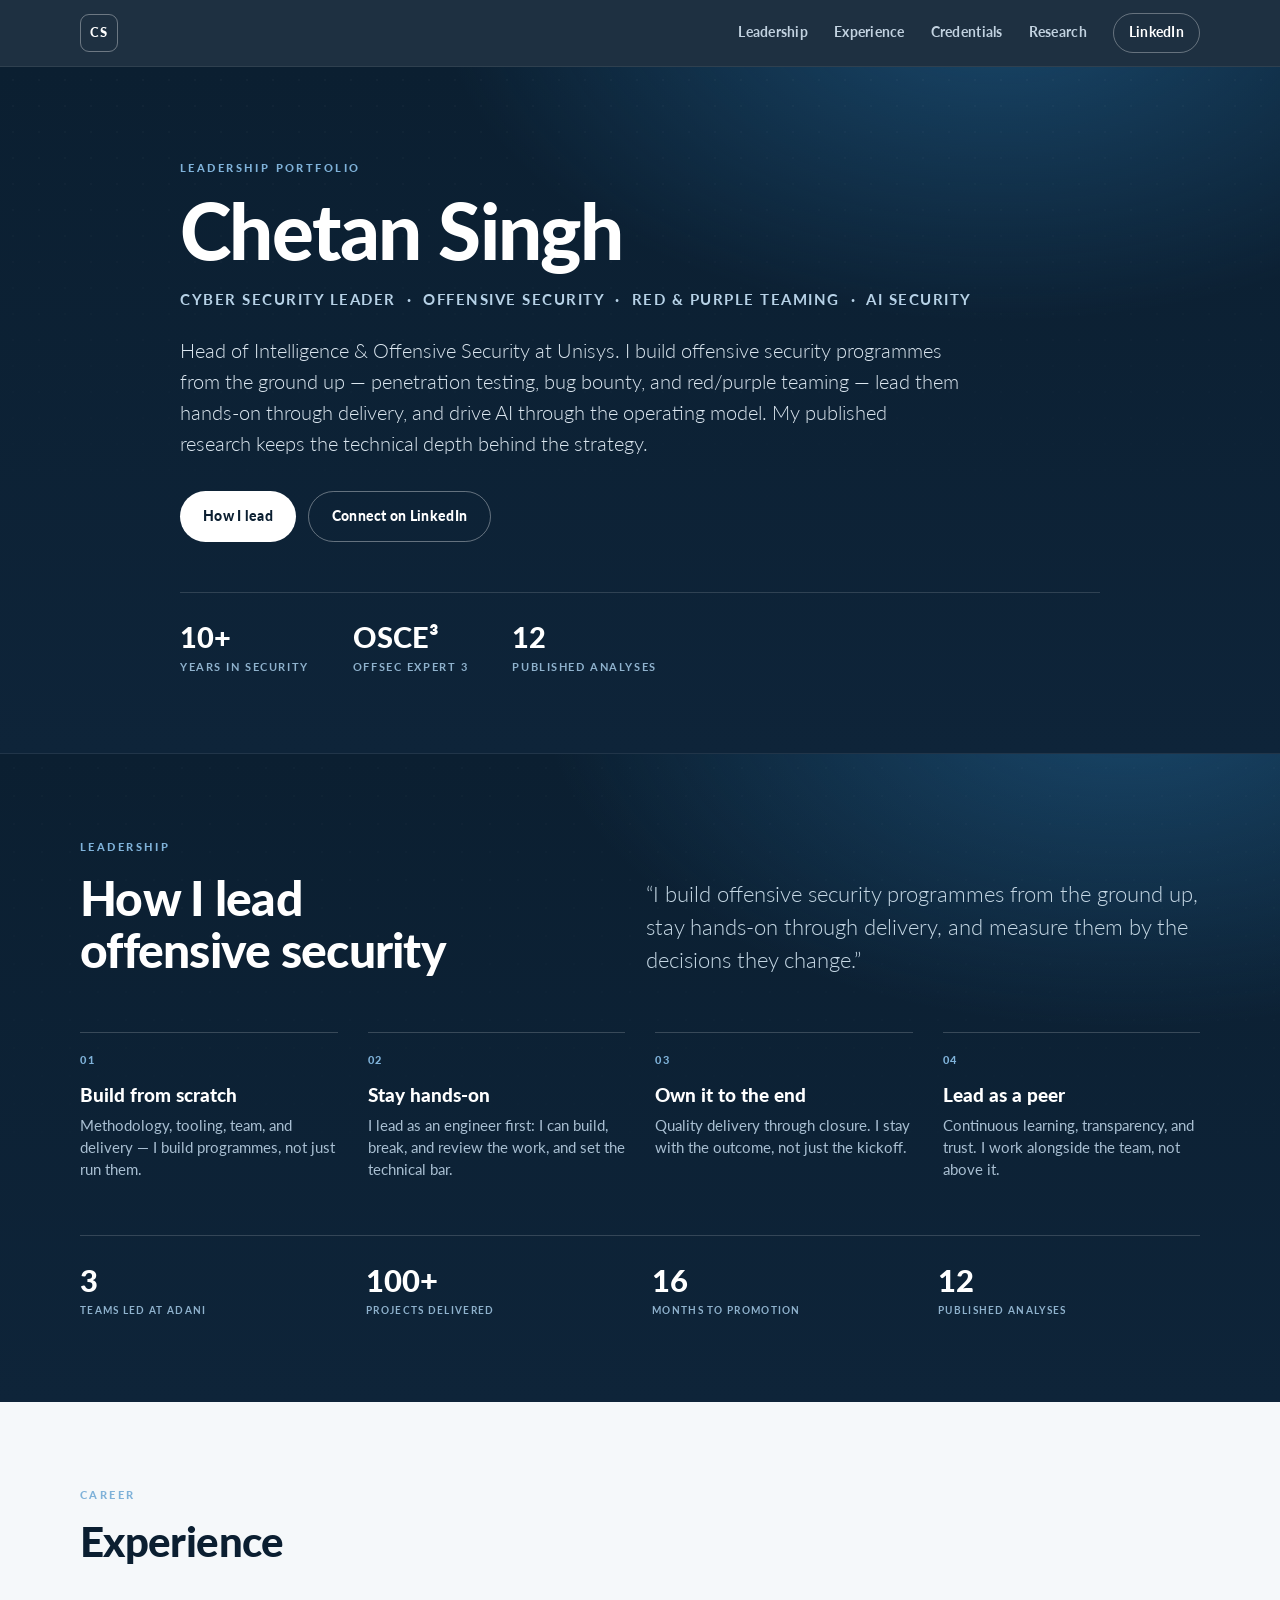
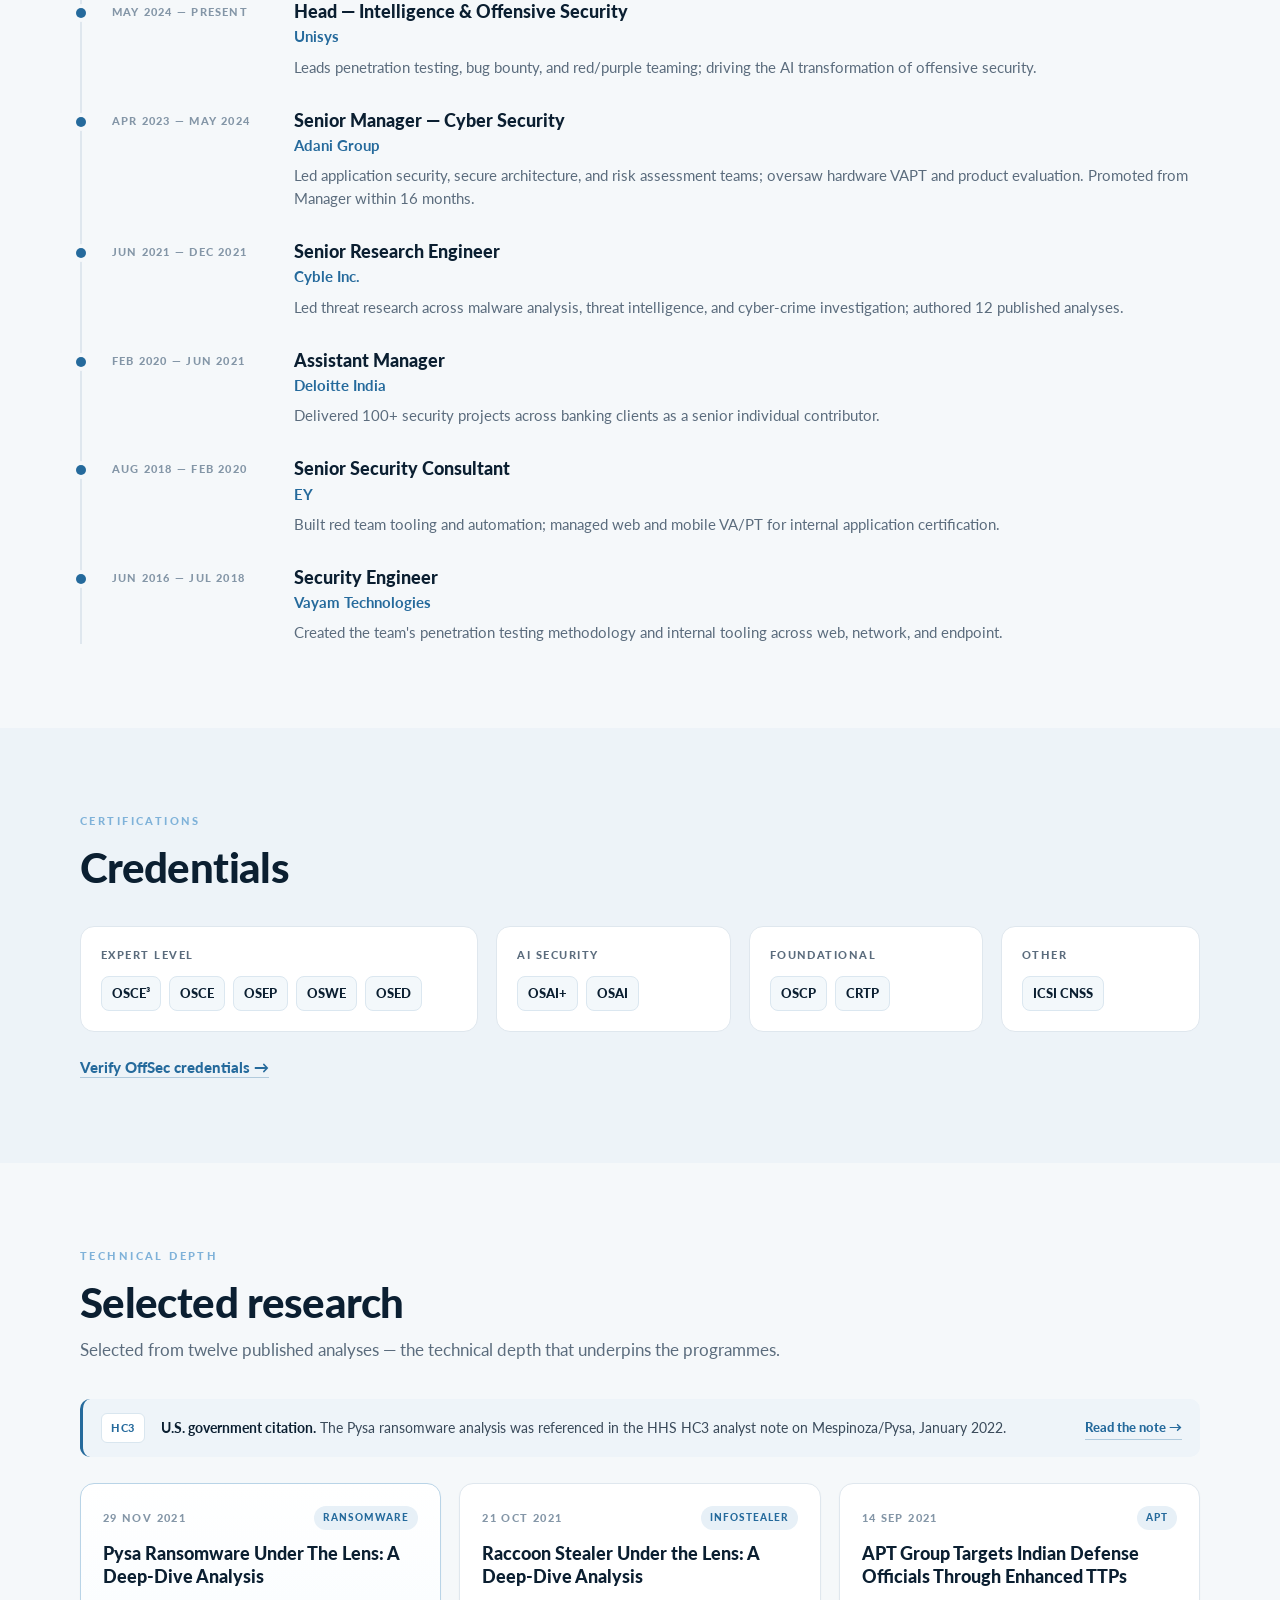
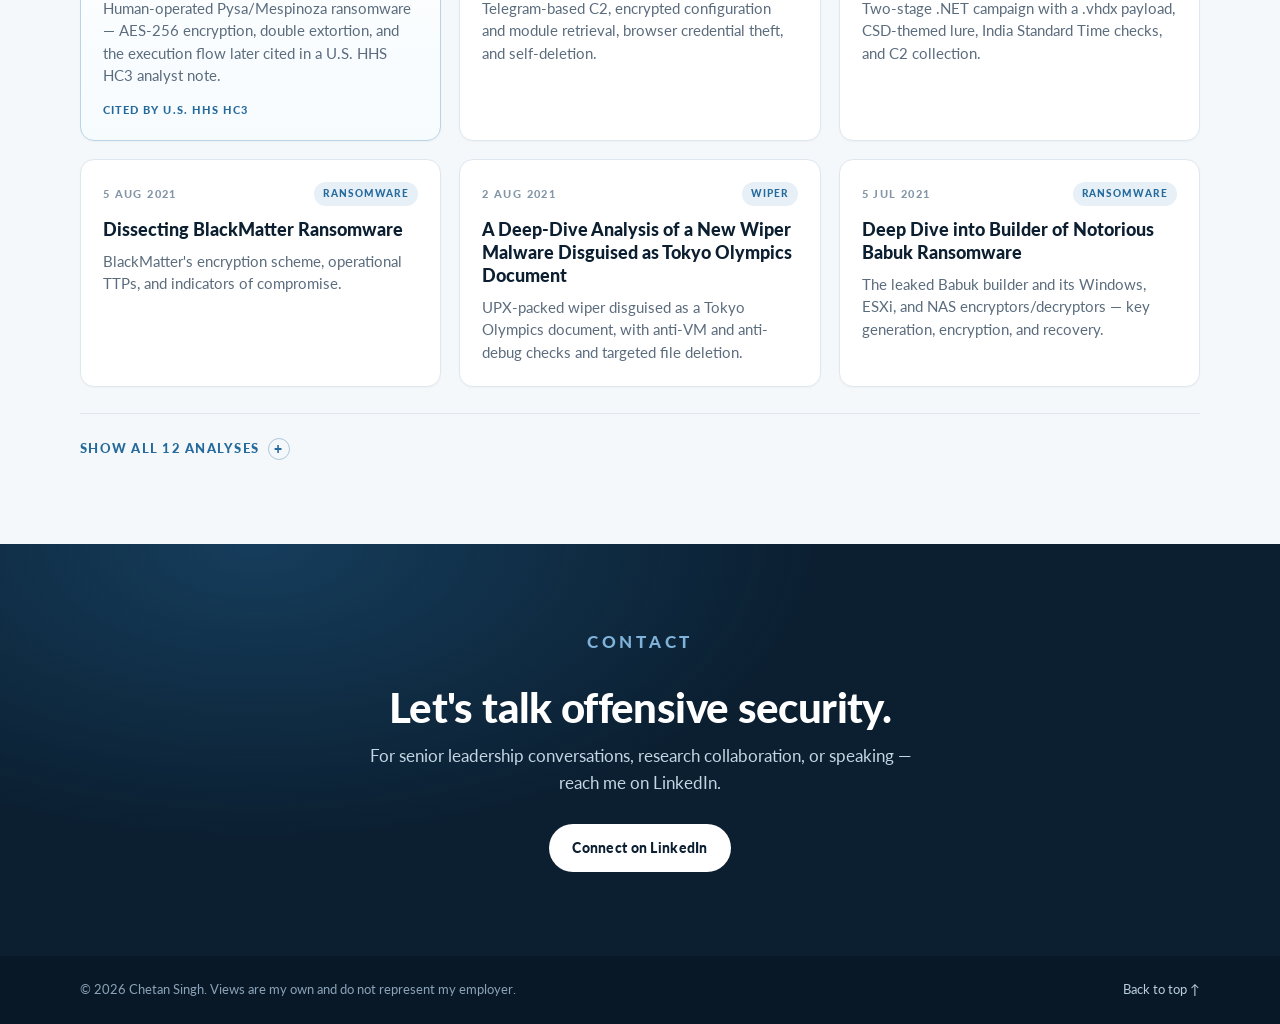
<file: index.html>
<!DOCTYPE html>
<html lang="en">
<head>
  <meta charset="utf-8">
  <meta name="viewport" content="width=device-width, initial-scale=1">
  <meta name="robots" content="noindex, nofollow, noarchive, nosnippet">
  <meta name="googlebot" content="noindex, nofollow, noarchive, nosnippet">
  <title>Chetan Singh — Cyber Security Leader</title>
  <meta name="description" content="Leadership portfolio of Chetan Singh, Head of Intelligence and Offensive Security at Unisys. Offensive security programmes, team leadership, AI security, and published threat research cited by U.S. HHS HC3.">
  <meta name="author" content="Chetan Singh">
  <meta property="og:title" content="Chetan Singh — Cyber Security Leader">
  <meta property="og:description" content="Offensive security leadership across Unisys, Adani Group, and Big Four consulting — with published threat research cited by U.S. HHS HC3.">
  <meta property="og:type" content="website">
  <meta property="og:url" content="https://astraparad0x.github.io/">
  <meta property="og:image" content="https://astraparad0x.github.io/assets/og.png">
  <meta name="twitter:card" content="summary_large_image">
  <meta name="twitter:title" content="Chetan Singh — Cyber Security Leader">
  <meta name="twitter:description" content="Offensive security leadership, AI security, and published threat research.">
  <meta name="twitter:image" content="https://astraparad0x.github.io/assets/og.png">
  <link rel="icon" href="assets/favicon.svg" type="image/svg+xml">
  <link rel="preconnect" href="https://fonts.googleapis.com">
  <link rel="preconnect" href="https://fonts.gstatic.com" crossorigin>
  <link href="https://fonts.googleapis.com/css2?family=Lato:wght@300;400;700;900&display=swap" rel="stylesheet">
  <link rel="stylesheet" href="assets/styles.css">
</head>
<body>
  <a class="skip" href="#leadership">Skip to leadership</a>

  <header class="site-header">
    <div class="wrap nav">
      <a class="brand" href="#top" aria-label="Chetan Singh — home">
        <span class="monogram">CS</span>
      </a>
      <nav aria-label="Primary">
        <a href="#leadership">Leadership</a>
        <a href="#experience">Experience</a>
        <a href="#credentials">Credentials</a>
        <a href="#research">Research</a>
        <a class="nav-cta" href="https://www.linkedin.com/in/xchetan" target="_blank" rel="noopener">LinkedIn</a>
      </nav>
    </div>
  </header>

  <main id="top">
    <section class="hero">
      <div class="wrap hero-inner">
        <p class="eyebrow">Leadership portfolio</p>
        <h1>Chetan Singh</h1>
        <p class="role">Cyber security leader &nbsp;·&nbsp; Offensive security <span class="role-extra">&nbsp;·&nbsp; Red &amp; purple teaming</span> &nbsp;·&nbsp; AI security</p>
        <p class="hero-copy">Head of Intelligence &amp; Offensive Security at Unisys. I build offensive security programmes from the ground up — penetration testing, bug bounty, and red/purple teaming — lead them hands-on through delivery, and drive AI through the operating model. My published research keeps the technical depth behind the strategy.</p>
        <div class="hero-actions">
          <a class="btn primary" href="#leadership">How I lead</a>
          <a class="btn ghost" href="https://www.linkedin.com/in/xchetan" target="_blank" rel="noopener">Connect on LinkedIn</a>
        </div>
        <div class="stats">
          <div class="stat"><span class="stat-num">10+</span><span class="stat-label">Years in security</span></div>
          <div class="stat"><span class="stat-num">OSCE³</span><span class="stat-label">OffSec Expert 3</span></div>
          <div class="stat"><span class="stat-num">12</span><span class="stat-label">Published analyses</span></div>
        </div>
      </div>
    </section>

    <section id="leadership" class="section leadership-dark" aria-labelledby="leadership-title">
      <div class="wrap">
        <div class="ld-top">
          <div>
            <p class="eyebrow">Leadership</p>
            <h2 id="leadership-title">How I lead<br>offensive security</h2>
          </div>
          <p class="ld-thesis">“I build offensive security programmes from the ground up, stay hands-on through delivery, and measure them by the decisions they change.”</p>
        </div>

        <div class="ld-grid">
          <article class="ld-item">
            <span class="ld-num" aria-hidden="true">01</span>
            <h3>Build from scratch</h3>
            <p>Methodology, tooling, team, and delivery — I build programmes, not just run them.</p>
          </article>
          <article class="ld-item">
            <span class="ld-num" aria-hidden="true">02</span>
            <h3>Stay hands-on</h3>
            <p>I lead as an engineer first: I can build, break, and review the work, and set the technical bar.</p>
          </article>
          <article class="ld-item">
            <span class="ld-num" aria-hidden="true">03</span>
            <h3>Own it to the end</h3>
            <p>Quality delivery through closure. I stay with the outcome, not just the kickoff.</p>
          </article>
          <article class="ld-item">
            <span class="ld-num" aria-hidden="true">04</span>
            <h3>Lead as a peer</h3>
            <p>Continuous learning, transparency, and trust. I work alongside the team, not above it.</p>
          </article>
        </div>

        <div class="ld-stats">
          <div class="ld-stat"><span>3</span><p>Teams led at Adani</p></div>
          <div class="ld-stat"><span>100+</span><p>Projects delivered</p></div>
          <div class="ld-stat"><span>16</span><p>Months to promotion</p></div>
          <div class="ld-stat"><span>12</span><p>Published analyses</p></div>
        </div>
      </div>
    </section>

    <section id="experience" class="section" aria-labelledby="experience-title">
      <div class="wrap">
        <div class="section-head">
          <p class="eyebrow">Career</p>
          <h2 id="experience-title">Experience</h2>
        </div>
        <ol class="timeline">
          <li>
            <div class="when">May 2024 — Present</div>
            <div class="what">
              <h3>Head — Intelligence &amp; Offensive Security</h3>
              <p class="org">Unisys</p>
              <p>Leads penetration testing, bug bounty, and red/purple teaming; driving the AI transformation of offensive security.</p>
            </div>
          </li>
          <li>
            <div class="when">Apr 2023 — May 2024</div>
            <div class="what">
              <h3>Senior Manager — Cyber Security</h3>
              <p class="org">Adani Group</p>
              <p>Led application security, secure architecture, and risk assessment teams; oversaw hardware VAPT and product evaluation. Promoted from Manager within 16 months.</p>
            </div>
          </li>
          <li>
            <div class="when">Jun 2021 — Dec 2021</div>
            <div class="what">
              <h3>Senior Research Engineer</h3>
              <p class="org">Cyble Inc.</p>
              <p>Led threat research across malware analysis, threat intelligence, and cyber-crime investigation; authored 12 published analyses.</p>
            </div>
          </li>
          <li>
            <div class="when">Feb 2020 — Jun 2021</div>
            <div class="what">
              <h3>Assistant Manager</h3>
              <p class="org">Deloitte India</p>
              <p>Delivered 100+ security projects across banking clients as a senior individual contributor.</p>
            </div>
          </li>
          <li>
            <div class="when">Aug 2018 — Feb 2020</div>
            <div class="what">
              <h3>Senior Security Consultant</h3>
              <p class="org">EY</p>
              <p>Built red team tooling and automation; managed web and mobile VA/PT for internal application certification.</p>
            </div>
          </li>
          <li>
            <div class="when">Jun 2016 — Jul 2018</div>
            <div class="what">
              <h3>Security Engineer</h3>
              <p class="org">Vayam Technologies</p>
              <p>Created the team's penetration testing methodology and internal tooling across web, network, and endpoint.</p>
            </div>
          </li>
        </ol>
      </div>
    </section>

    <section id="credentials" class="section alt" aria-labelledby="credentials-title">
      <div class="wrap">
        <div class="section-head">
          <p class="eyebrow">Certifications</p>
          <h2 id="credentials-title">Credentials</h2>
        </div>
        <div class="cred-groups">
          <div class="cred-group">
            <h3>Expert level</h3>
            <ul><li>OSCE³</li><li>OSCE</li><li>OSEP</li><li>OSWE</li><li>OSED</li></ul>
          </div>
          <div class="cred-group">
            <h3>AI security</h3>
            <ul><li>OSAI+</li><li>OSAI</li></ul>
          </div>
          <div class="cred-group">
            <h3>Foundational</h3>
            <ul><li>OSCP</li><li>CRTP</li></ul>
          </div>
          <div class="cred-group">
            <h3>Other</h3>
            <ul><li>ICSI CNSS</li></ul>
          </div>
        </div>
        <p class="cred-verify"><a class="text-link" href="https://credentials.offsec.com/profile/chetanchetan494004/wallet" target="_blank" rel="noopener">Verify OffSec credentials <span aria-hidden="true">→</span></a></p>
      </div>
    </section>

    <section id="research" class="section" aria-labelledby="research-title">
      <div class="wrap">
        <div class="section-head">
          <p class="eyebrow">Technical depth</p>
          <h2 id="research-title">Selected research</h2>
          <p class="section-sub">Selected from twelve published analyses — the technical depth that underpins the programmes.</p>
        </div>

        <div class="research-cite">
          <span class="cite-mark" aria-hidden="true">HC3</span>
          <p><strong>U.S. government citation.</strong> The Pysa ransomware analysis was referenced in the HHS HC3 analyst note on Mespinoza/Pysa, January 2022.</p>
          <a class="text-link" href="https://www.aha.org/system/files/media/file/2022/01/hc3-tlp-white-analyst-note-mespinoza-goldburlap-cyborg-spider-january-6--2022.pdf" target="_blank" rel="noopener">Read the note <span aria-hidden="true">→</span></a>
        </div>

        <div class="research-grid">
          <article class="card featured">
            <div class="card-top"><span class="date">29 Nov 2021</span><span class="tag">Ransomware</span></div>
            <h3><a href="https://cyble.com/blog/pysa-ransomware-under-the-lens-a-deep-dive-analysis/" target="_blank" rel="noopener">Pysa Ransomware Under The Lens: A Deep-Dive Analysis</a></h3>
            <p>Human-operated Pysa/Mespinoza ransomware — AES-256 encryption, double extortion, and the execution flow later cited in a U.S. HHS HC3 analyst note.</p>
            <span class="card-note">Cited by U.S. HHS HC3</span>
          </article>

          <article class="card">
            <div class="card-top"><span class="date">21 Oct 2021</span><span class="tag">Infostealer</span></div>
            <h3><a href="https://cyble.com/blog/raccoon-stealer-under-the-lens-a-deep-dive-analysis/" target="_blank" rel="noopener">Raccoon Stealer Under the Lens: A Deep-Dive Analysis</a></h3>
            <p>Telegram-based C2, encrypted configuration and module retrieval, browser credential theft, and self-deletion.</p>
          </article>

          <article class="card">
            <div class="card-top"><span class="date">14 Sep 2021</span><span class="tag">APT</span></div>
            <h3><a href="https://cyble.com/blog/apt-group-targets-indian-defense-officials-through-enhanced-ttps/" target="_blank" rel="noopener">APT Group Targets Indian Defense Officials Through Enhanced TTPs</a></h3>
            <p>Two-stage .NET campaign with a .vhdx payload, CSD-themed lure, India Standard Time checks, and C2 collection.</p>
          </article>

          <article class="card">
            <div class="card-top"><span class="date">5 Aug 2021</span><span class="tag">Ransomware</span></div>
            <h3><a href="https://cyble.com/blog/dissecting-blackmatter-ransomware/" target="_blank" rel="noopener">Dissecting BlackMatter Ransomware</a></h3>
            <p>BlackMatter's encryption scheme, operational TTPs, and indicators of compromise.</p>
          </article>

          <article class="card">
            <div class="card-top"><span class="date">2 Aug 2021</span><span class="tag">Wiper</span></div>
            <h3><a href="https://cyble.com/blog/a-deep-dive-analysis-of-a-new-wiper-malware-disguised-as-tokyo-olympics-document/" target="_blank" rel="noopener">A Deep-Dive Analysis of a New Wiper Malware Disguised as Tokyo Olympics Document</a></h3>
            <p>UPX-packed wiper disguised as a Tokyo Olympics document, with anti-VM and anti-debug checks and targeted file deletion.</p>
          </article>

          <article class="card">
            <div class="card-top"><span class="date">5 Jul 2021</span><span class="tag">Ransomware</span></div>
            <h3><a href="https://cyble.com/blog/deep-dive-into-builder-of-notorious-babuk-ransomware/" target="_blank" rel="noopener">Deep Dive into Builder of Notorious Babuk Ransomware</a></h3>
            <p>The leaked Babuk builder and its Windows, ESXi, and NAS encryptors/decryptors — key generation, encryption, and recovery.</p>
          </article>
        </div>

        <details class="more-research">
          <summary>Show all 12 analyses</summary>
          <ul class="research-list">
            <li><span class="r-date">7 Oct 2021</span><a href="https://cyble.com/blog/threat-actor-using-malicious-fake-app-to-target-customers-of-major-japanese-telecom-service/" target="_blank" rel="noopener">Threat Actor Using Malicious Fake App to Target Customers of Major Japanese Telecom Service</a></li>
            <li><span class="r-date">24 Aug 2021</span><a href="https://cyble.com/blog/a-deep-dive-analysis-of-karma-ransomware/" target="_blank" rel="noopener">A Deep-Dive Analysis of Karma Ransomware</a></li>
            <li><span class="r-date">12 Aug 2021</span><a href="https://cyble.com/blog/a-deep-dive-analysis-of-redline-stealer-malware/" target="_blank" rel="noopener">A Deep-Dive Analysis of RedLine Stealer Malware</a></li>
            <li><span class="r-date">4 Aug 2021</span><a href="https://cyble.com/blog/a-deep-dive-analysis-of-venomous-ransomware/" target="_blank" rel="noopener">A Deep-Dive Analysis of Venomous Ransomware</a></li>
            <li><span class="r-date">23 Jul 2021</span><a href="https://cyble.com/blog/deep-dive-analysis-avoslocker-ransomware/" target="_blank" rel="noopener">A Deep-Dive Analysis of the AvosLocker Ransomware</a></li>
            <li><span class="r-date">22 Jul 2021</span><a href="https://cyble.com/blog/openly-accessible-elasticsearch-servers-under-ransom-attack/" target="_blank" rel="noopener">Openly Accessible Elasticsearch Servers Under Ransom Attack</a></li>
          </ul>
        </details>
      </div>
    </section>

    <section id="contact" class="contact" aria-labelledby="contact-title">
      <div class="wrap">
        <p class="eyebrow">Contact</p>
        <h2 id="contact-title">Let's talk offensive security.</h2>
        <p>For senior leadership conversations, research collaboration, or speaking — reach me on LinkedIn.</p>
        <a class="btn primary" href="https://www.linkedin.com/in/xchetan" target="_blank" rel="noopener">Connect on LinkedIn</a>
      </div>
    </section>
  </main>

  <footer>
    <div class="wrap footer-inner">
      <p>© 2026 Chetan Singh. Views are my own and do not represent my employer.</p>
      <p><a href="#top">Back to top <span aria-hidden="true">↑</span></a></p>
    </div>
  </footer>
</body>
</html>
</file>
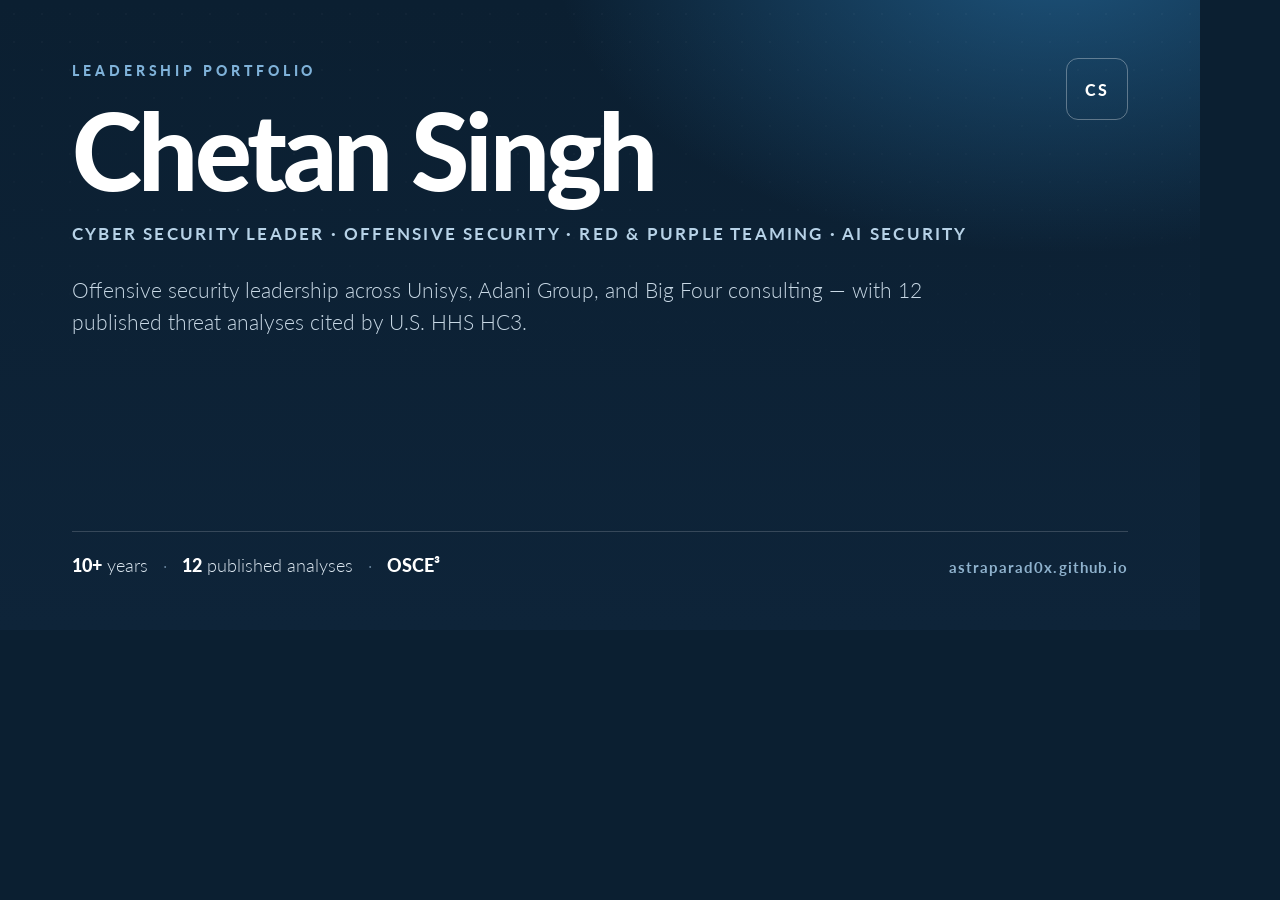
<file: assets/og.html>
<!DOCTYPE html>
<html lang="en">
<head>
<meta charset="utf-8">
<meta name="robots" content="noindex, nofollow, noarchive, nosnippet">
<link rel="preconnect" href="https://fonts.googleapis.com">
<link rel="preconnect" href="https://fonts.gstatic.com" crossorigin>
<link href="https://fonts.googleapis.com/css2?family=Lato:wght@300;400;700;900&display=swap" rel="stylesheet">
<style>
  * { margin: 0; padding: 0; box-sizing: border-box; }
  html, body { width: 1200px; height: 630px; overflow: hidden; }
  body {
    background: #0b1f31;
    color: #fff;
    font-family: "Lato", "Segoe UI", Arial, sans-serif;
    -webkit-font-smoothing: antialiased;
  }
  .card {
    position: relative;
    width: 100%;
    height: 100%;
    padding: 62px 72px 54px;
    display: flex;
    flex-direction: column;
    justify-content: space-between;
    background:
      radial-gradient(760px 460px at 88% -8%, rgba(37, 106, 156, 0.7) 0%, rgba(37, 106, 156, 0) 66%),
      linear-gradient(180deg, #0b1f31 0%, #0e2439 100%);
  }
  .card::after {
    content: "";
    position: absolute;
    inset: 0;
    background-image: radial-gradient(rgba(255,255,255,.09) 1px, transparent 1px);
    background-size: 28px 28px;
    opacity: .3;
    mask-image: linear-gradient(180deg, #000 0%, transparent 70%);
    -webkit-mask-image: linear-gradient(180deg, #000 0%, transparent 70%);
    pointer-events: none;
  }
  .top { position: relative; z-index: 1; }
  .eyebrow {
    font-size: 14px; font-weight: 900; letter-spacing: .28em;
    text-transform: uppercase; color: #7fb2d9;
  }
  h1 {
    margin: 22px 0 20px;
    font-size: 106px; font-weight: 900; line-height: .94;
    letter-spacing: -.035em;
  }
  .role {
    font-size: 17px; font-weight: 700; letter-spacing: .13em;
    text-transform: uppercase; color: #b7d2e7;
    max-width: 900px; line-height: 1.5;
  }
  .blurb {
    margin-top: 28px;
    max-width: 880px;
    font-size: 21px;
    font-weight: 300;
    line-height: 1.5;
    color: #c9d9e6;
  }
  .bottom {
    position: relative; z-index: 1;
    display: flex; align-items: flex-end; justify-content: space-between;
    gap: 30px; padding-top: 22px;
    border-top: 1px solid rgba(255, 255, 255, .17);
  }
  .stats { font-size: 18px; font-weight: 300; color: #dce7f0; }
  .stats b { font-weight: 900; color: #fff; }
  .stats span { color: #6f8ca5; padding: 0 10px; }
  .url { font-size: 15px; font-weight: 700; letter-spacing: .07em; color: #8fb2cd; }
  .monogram {
    position: absolute; top: 58px; right: 72px; z-index: 1;
    width: 62px; height: 62px; border: 1px solid rgba(255, 255, 255, .32);
    border-radius: 12px; display: grid; place-items: center;
    font-size: 16px; font-weight: 900; letter-spacing: .1em;
  }
</style>
</head>
<body>
  <div class="card">
    <div class="monogram">CS</div>
    <div class="top">
      <p class="eyebrow">Leadership portfolio</p>
      <h1>Chetan Singh</h1>
      <p class="role">Cyber security leader · Offensive security · Red &amp; purple teaming · AI security</p>
      <p class="blurb">Offensive security leadership across Unisys, Adani Group, and Big Four consulting — with 12 published threat analyses cited by U.S. HHS HC3.</p>
    </div>
    <div class="bottom">
      <p class="stats"><b>10+</b> years <span>·</span> <b>12</b> published analyses <span>·</span> <b>OSCE³</b></p>
      <p class="url">astraparad0x.github.io</p>
    </div>
  </div>
</body>
</html>
</file>
<file: assets/styles.css>
:root {
  --navy: #0b1f31;
  --navy-2: #102a44;
  --ink: #17232f;
  --muted: #5b6c7d;
  --accent: #256a9c;
  --accent-2: #7fb2d9;
  --accent-soft: #e7f0f7;
  --line: #dfe7ee;
  --bg: #f5f8fa;
  --card: #ffffff;
  --radius: 14px;
  --shadow: 0 1px 2px rgba(11, 31, 49, 0.04), 0 14px 34px rgba(11, 31, 49, 0.07);
  --max: 1120px;
}

* { box-sizing: border-box; }

html {
  scroll-behavior: smooth;
  scroll-padding-top: 84px;
}

body {
  margin: 0;
  background: var(--bg);
  color: var(--ink);
  font-family: "Lato", "Segoe UI", "Helvetica Neue", Arial, sans-serif;
  font-size: 16px;
  line-height: 1.6;
  -webkit-font-smoothing: antialiased;
  text-rendering: optimizeLegibility;
}

img, svg { max-width: 100%; }

.wrap {
  width: min(100% - 40px, var(--max));
  margin-inline: auto;
}

.skip {
  position: absolute;
  left: 12px;
  top: -60px;
  z-index: 100;
  background: #fff;
  color: var(--navy);
  padding: 10px 16px;
  border-radius: 8px;
  font-weight: 900;
  text-decoration: none;
  transition: top 0.2s ease;
}
.skip:focus { top: 12px; }

a:focus-visible {
  outline: 3px solid var(--accent-2);
  outline-offset: 3px;
  border-radius: 4px;
}

/* ---------- Header ---------- */
.site-header {
  position: sticky;
  top: 0;
  z-index: 50;
  background: rgba(11, 31, 49, 0.92);
  -webkit-backdrop-filter: blur(12px);
  backdrop-filter: blur(12px);
  border-bottom: 1px solid rgba(255, 255, 255, 0.08);
}

.nav {
  display: flex;
  align-items: center;
  justify-content: space-between;
  height: 66px;
}

.brand {
  display: inline-flex;
  align-items: center;
  text-decoration: none;
  color: #fff;
}

.monogram {
  display: inline-grid;
  place-items: center;
  width: 38px;
  height: 38px;
  border: 1px solid rgba(255, 255, 255, 0.35);
  border-radius: 9px;
  font-size: 12.5px;
  font-weight: 900;
  letter-spacing: 0.1em;
  color: #fff;
}

.nav nav {
  display: flex;
  align-items: center;
  gap: 26px;
}

.nav nav a {
  color: #c2d2e0;
  text-decoration: none;
  font-size: 13.5px;
  font-weight: 700;
  letter-spacing: 0.02em;
  transition: color 0.15s ease;
}

.nav nav a:hover { color: #fff; }

.nav-cta {
  border: 1px solid rgba(255, 255, 255, 0.32);
  border-radius: 999px;
  padding: 8px 15px;
  color: #fff !important;
}
.nav-cta:hover { background: rgba(255, 255, 255, 0.08); }

/* ---------- Hero ---------- */
.hero {
  position: relative;
  overflow: hidden;
  background:
    radial-gradient(900px 520px at 78% -10%, rgba(37, 106, 156, 0.55) 0%, rgba(37, 106, 156, 0) 62%),
    linear-gradient(180deg, #0b1f31 0%, #0e2439 100%);
  color: #fff;
  padding: 92px 0 78px;
}

.hero::after {
  content: "";
  position: absolute;
  inset: 0;
  pointer-events: none;
  background-image: radial-gradient(rgba(255, 255, 255, 0.08) 1px, transparent 1px);
  background-size: 26px 26px;
  opacity: 0.35;
  mask-image: linear-gradient(180deg, #000 0%, transparent 75%);
  -webkit-mask-image: linear-gradient(180deg, #000 0%, transparent 75%);
}

.hero-inner {
  position: relative;
  z-index: 1;
  max-width: 920px;
}

.eyebrow {
  margin: 0 0 14px;
  font-size: 11px;
  font-weight: 900;
  letter-spacing: 0.22em;
  text-transform: uppercase;
  color: var(--accent-2);
}

h1 {
  margin: 0 0 18px;
  font-size: clamp(46px, 7.4vw, 78px);
  font-weight: 900;
  line-height: 1.01;
  letter-spacing: -0.02em;
}

.role {
  margin: 0 0 24px;
  font-size: clamp(12.5px, 1.5vw, 15px);
  font-weight: 700;
  letter-spacing: 0.1em;
  text-transform: uppercase;
  color: #b7d2e7;
}

.hero-copy {
  max-width: 780px;
  margin: 0 0 32px;
  font-size: clamp(17px, 2vw, 20px);
  font-weight: 300;
  line-height: 1.55;
  color: #dce7f0;
}

.hero-actions {
  display: flex;
  flex-wrap: wrap;
  gap: 12px;
  margin-bottom: 50px;
}

.btn {
  display: inline-flex;
  align-items: center;
  justify-content: center;
  padding: 13px 23px;
  border-radius: 999px;
  font-size: 14px;
  font-weight: 900;
  letter-spacing: 0.02em;
  text-decoration: none;
  transition: transform 0.18s ease, box-shadow 0.18s ease, background 0.18s ease;
}

.btn.primary {
  background: #fff;
  color: var(--navy);
}
.btn.primary:hover {
  transform: translateY(-2px);
  box-shadow: 0 10px 26px rgba(0, 0, 0, 0.2);
}

.btn.ghost {
  border: 1px solid rgba(255, 255, 255, 0.36);
  color: #fff;
}
.btn.ghost:hover { background: rgba(255, 255, 255, 0.08); }

.stats {
  display: flex;
  flex-wrap: wrap;
  gap: 44px;
  padding-top: 28px;
  border-top: 1px solid rgba(255, 255, 255, 0.14);
}

.stat-num {
  display: block;
  font-size: 29px;
  font-weight: 900;
  line-height: 1.1;
  color: #fff;
}
.stat-label {
  display: block;
  margin-top: 6px;
  font-size: 10.5px;
  font-weight: 700;
  letter-spacing: 0.15em;
  text-transform: uppercase;
  color: #8fb2cd;
}

/* ---------- Sections ---------- */
.section { padding: 84px 0; }
.section.alt { background: #edf3f8; }

.section-head {
  max-width: 730px;
  margin-bottom: 36px;
}

h2 {
  margin: 0 0 12px;
  font-size: clamp(30px, 4vw, 42px);
  font-weight: 900;
  line-height: 1.1;
  letter-spacing: -0.015em;
  color: var(--navy);
}

.section-sub {
  margin: 0;
  font-size: 16.5px;
  color: var(--muted);
}

/* ---------- Citation strip ---------- */
.research-cite {
  display: flex;
  flex-wrap: wrap;
  align-items: center;
  gap: 10px 16px;
  margin: 0 0 26px;
  padding: 14px 18px;
  background: #eef4f9;
  border-left: 3px solid var(--accent);
  border-radius: 10px;
}

.cite-mark {
  display: inline-grid;
  place-items: center;
  min-width: 44px;
  height: 30px;
  padding: 0 8px;
  border: 1px solid #d9e6ef;
  border-radius: 6px;
  background: #fff;
  color: var(--accent);
  font-size: 10.5px;
  font-weight: 900;
  letter-spacing: 0.06em;
}

.research-cite p {
  flex: 1 1 420px;
  margin: 0;
  font-size: 13.8px;
  line-height: 1.5;
  color: #3a4a5a;
}
.research-cite p strong { color: var(--navy); }

.research-cite .text-link {
  flex: 0 0 auto;
  margin-left: auto;
  font-size: 13px;
}

.text-link {
  color: var(--accent);
  font-weight: 900;
  font-size: 14.5px;
  text-decoration: none;
  border-bottom: 1px solid rgba(37, 106, 156, 0.3);
  padding-bottom: 1px;
}
.text-link:hover { border-bottom-color: var(--accent); }

/* ---------- Leadership ---------- */
.leadership-dark {
  position: relative;
  overflow: hidden;
  border-top: 1px solid rgba(255, 255, 255, 0.08);
  background:
    radial-gradient(900px 520px at 88% -10%, rgba(37, 106, 156, 0.55) 0%, rgba(37, 106, 156, 0) 65%),
    linear-gradient(180deg, #0b1f31 0%, #0e2439 100%);
  color: #fff;
}

.leadership-dark::after {
  content: "";
  position: absolute;
  inset: 0;
  pointer-events: none;
  background-image: radial-gradient(rgba(255, 255, 255, 0.08) 1px, transparent 1px);
  background-size: 28px 28px;
  opacity: 0.25;
  mask-image: linear-gradient(180deg, #000 0%, transparent 80%);
  -webkit-mask-image: linear-gradient(180deg, #000 0%, transparent 80%);
}

.leadership-dark .wrap {
  position: relative;
  z-index: 1;
}

.leadership-dark .eyebrow {
  margin-bottom: 16px;
  color: var(--accent-2);
}

.leadership-dark h2 {
  margin: 0;
  font-size: clamp(32px, 4.2vw, 48px);
  line-height: 1.08;
  color: #fff;
}

.ld-top {
  display: grid;
  grid-template-columns: 0.95fr 1.05fr;
  gap: 64px;
  align-items: end;
  margin-bottom: 56px;
}

.ld-thesis {
  margin: 0;
  font-size: clamp(18px, 2vw, 22px);
  font-weight: 300;
  line-height: 1.5;
  color: #c6d8e5;
}

.ld-grid {
  display: grid;
  grid-template-columns: repeat(4, minmax(0, 1fr));
  gap: 30px;
}

.ld-item {
  padding-top: 18px;
  border-top: 1px solid rgba(255, 255, 255, 0.18);
}

.ld-num {
  display: block;
  margin-bottom: 16px;
  font-size: 11px;
  font-weight: 900;
  letter-spacing: 0.16em;
  color: var(--accent-2);
}

.ld-item h3 {
  margin: 0 0 8px;
  font-size: 18.5px;
  font-weight: 900;
  line-height: 1.25;
  color: #fff;
}

.ld-item p {
  margin: 0;
  font-size: 14.5px;
  line-height: 1.5;
  color: #a9bfd2;
}

.ld-stats {
  display: grid;
  grid-template-columns: repeat(4, minmax(0, 1fr));
  gap: 24px;
  margin-top: 54px;
  padding-top: 28px;
  border-top: 1px solid rgba(255, 255, 255, 0.16);
}

.ld-stat span {
  display: block;
  font-size: 31px;
  font-weight: 900;
  line-height: 1.05;
  color: #fff;
}

.ld-stat p {
  margin: 6px 0 0;
  font-size: 10px;
  font-weight: 700;
  letter-spacing: 0.13em;
  text-transform: uppercase;
  color: #8fb2cd;
}

/* ---------- Research ---------- */
.research-grid {
  display: grid;
  grid-template-columns: repeat(3, minmax(0, 1fr));
  gap: 18px;
}

.card {
  display: flex;
  flex-direction: column;
  padding: 22px;
  background: var(--card);
  border: 1px solid var(--line);
  border-radius: var(--radius);
  box-shadow: 0 1px 2px rgba(11, 31, 49, 0.03);
  transition: transform 0.18s ease, box-shadow 0.18s ease, border-color 0.18s ease;
}

.card:hover {
  transform: translateY(-2px);
  border-color: #c9dae8;
  box-shadow: var(--shadow);
}

.card.featured {
  border-color: #b9d4e7;
  background: linear-gradient(180deg, #ffffff 0%, #f6fbfe 100%);
}

.card-top {
  display: flex;
  align-items: center;
  justify-content: space-between;
  gap: 10px;
  margin-bottom: 12px;
}

.date {
  font-size: 10.5px;
  font-weight: 900;
  letter-spacing: 0.13em;
  text-transform: uppercase;
  color: #8496a7;
}

.tag {
  padding: 4px 9px;
  border-radius: 999px;
  background: var(--accent-soft);
  color: var(--accent);
  font-size: 9.5px;
  font-weight: 900;
  letter-spacing: 0.1em;
  text-transform: uppercase;
  white-space: nowrap;
}

.card h3 {
  margin: 0 0 10px;
  font-size: 17.5px;
  font-weight: 900;
  line-height: 1.32;
  color: var(--navy);
}

.card h3 a {
  color: inherit;
  text-decoration: none;
}
.card h3 a:hover { color: var(--accent); }

.card p {
  margin: 0;
  font-size: 14.5px;
  line-height: 1.55;
  color: var(--muted);
}

.card-note {
  margin-top: 14px;
  font-size: 10.5px;
  font-weight: 900;
  letter-spacing: 0.1em;
  text-transform: uppercase;
  color: var(--accent);
}

.more-research {
  margin-top: 26px;
  padding-top: 20px;
  border-top: 1px solid var(--line);
}

.more-research summary {
  display: inline-flex;
  align-items: center;
  gap: 9px;
  cursor: pointer;
  list-style: none;
  font-size: 12.5px;
  font-weight: 900;
  letter-spacing: 0.1em;
  text-transform: uppercase;
  color: var(--accent);
}
.more-research summary::-webkit-details-marker { display: none; }
.more-research summary::after {
  content: "+";
  display: inline-grid;
  place-items: center;
  width: 20px;
  height: 20px;
  border: 1px solid rgba(37, 106, 156, 0.35);
  border-radius: 50%;
  font-size: 14px;
  line-height: 1;
}
.more-research[open] summary::after { content: "−"; }

.research-list {
  columns: 2;
  column-gap: 34px;
  margin: 18px 0 0;
  padding: 0;
  list-style: none;
}

.research-list li {
  display: flex;
  flex-wrap: wrap;
  align-items: baseline;
  gap: 4px 12px;
  padding: 11px 0;
  border-bottom: 1px solid var(--line);
  break-inside: avoid;
}

.research-list .r-date {
  flex: 0 0 82px;
  font-size: 10px;
  font-weight: 900;
  letter-spacing: 0.1em;
  text-transform: uppercase;
  color: #8496a7;
}

.research-list a {
  flex: 1 1 220px;
  color: var(--navy);
  font-size: 14px;
  font-weight: 700;
  line-height: 1.4;
  text-decoration: none;
}
.research-list a:hover { color: var(--accent); }

/* ---------- Credentials ---------- */
.cred-groups {
  display: grid;
  grid-template-columns: 1.7fr 1fr 1fr 0.85fr;
  gap: 18px;
}

.cred-group {
  padding: 20px;
  background: #fff;
  border: 1px solid var(--line);
  border-radius: var(--radius);
}

.cred-group h3 {
  margin: 0 0 12px;
  font-size: 10.5px;
  font-weight: 900;
  letter-spacing: 0.14em;
  text-transform: uppercase;
  color: var(--muted);
}

.cred-group ul {
  display: flex;
  flex-wrap: wrap;
  gap: 8px;
  margin: 0;
  padding: 0;
  list-style: none;
}

.cred-group li {
  padding: 6px 10px;
  border: 1px solid #dbe7f0;
  border-radius: 8px;
  background: #f3f8fb;
  color: var(--navy);
  font-size: 13px;
  font-weight: 900;
}

.cred-verify { margin: 22px 0 0; }

/* ---------- Experience ---------- */
.timeline {
  margin: 0;
  padding: 0;
  list-style: none;
  border-left: 2px solid var(--line);
}

.timeline li {
  position: relative;
  display: grid;
  grid-template-columns: 158px minmax(0, 1fr);
  gap: 24px;
  padding: 0 0 30px 30px;
}
.timeline li:last-child { padding-bottom: 0; }

.timeline li::before {
  content: "";
  position: absolute;
  left: -6px;
  top: 8px;
  width: 10px;
  height: 10px;
  border-radius: 50%;
  background: var(--accent);
  box-shadow: 0 0 0 4px var(--bg);
}

.timeline .when {
  padding-top: 3px;
  font-size: 11px;
  font-weight: 900;
  letter-spacing: 0.11em;
  text-transform: uppercase;
  color: #8496a7;
}

.timeline h3 {
  margin: 0;
  font-size: 18px;
  font-weight: 900;
  line-height: 1.3;
  color: var(--navy);
}

.timeline .org {
  margin: 2px 0 7px;
  font-size: 15px;
  font-weight: 700;
  color: var(--accent);
}

.timeline p {
  margin: 0;
  font-size: 14.8px;
  line-height: 1.55;
  color: var(--muted);
}

/* ---------- Contact ---------- */
.contact {
  padding: 84px 0;
  background:
    radial-gradient(800px 420px at 20% 0%, rgba(37, 106, 156, 0.4) 0%, rgba(37, 106, 156, 0) 70%),
    var(--navy);
  color: #fff;
  text-align: center;
}

.contact .eyebrow { color: var(--accent-2); }

.contact h2 {
  color: #fff;
  margin-bottom: 12px;
}

.contact p {
  max-width: 580px;
  margin: 0 auto 28px;
  color: #c4d6e4;
  font-size: 17px;
}

.contact .btn.primary { background: #fff; color: var(--navy); }

/* ---------- Footer ---------- */
footer {
  padding: 24px 0;
  background: #081827;
  color: #8ba3b8;
  font-size: 12.5px;
}

.footer-inner {
  display: flex;
  flex-wrap: wrap;
  justify-content: space-between;
  gap: 12px;
}

footer p { margin: 0; }

footer a {
  color: #b9cddd;
  text-decoration: none;
}
footer a:hover { color: #fff; }

/* ---------- Responsive ---------- */
@media (max-width: 960px) {
  .research-grid { grid-template-columns: repeat(2, minmax(0, 1fr)); }
  .ld-top { grid-template-columns: 1fr; gap: 24px; align-items: start; margin-bottom: 40px; }
  .ld-grid { grid-template-columns: repeat(2, minmax(0, 1fr)); gap: 26px; }
  .ld-stats { grid-template-columns: repeat(2, minmax(0, 1fr)); gap: 24px; margin-top: 40px; }
  .cred-groups { grid-template-columns: repeat(2, minmax(0, 1fr)); }
}

@media (max-width: 720px) {
  .timeline li {
    grid-template-columns: 1fr;
    gap: 5px;
    padding-left: 26px;
  }
  .timeline .when { padding-top: 0; }
}

@media (max-width: 640px) {
  .wrap { width: min(100% - 32px, var(--max)); }

  .nav nav a:not(.nav-cta) { display: none; }

  .role { font-size: 11px; letter-spacing: 0.08em; }
  .role-extra { display: none; }

  .hero { padding: 64px 0 58px; }
  .hero-actions { margin-bottom: 38px; }
  .stats { gap: 26px; }
  .stat-num { font-size: 25px; }

  .section { padding: 62px 0; }
  .research-cite .text-link { margin-left: 0; }

  .callout {
    flex-direction: column;
    gap: 16px;
    margin-top: -30px;
    padding: 22px;
  }
  .callout-mark { width: 52px; height: 52px; font-size: 12px; }

  .cred-groups { grid-template-columns: 1fr; }
  .research-grid { grid-template-columns: 1fr; }
  .ld-grid { grid-template-columns: 1fr; }
  .ld-stats { grid-template-columns: repeat(2, minmax(0, 1fr)); }
  .ld-item h3 { font-size: 17.5px; }
  .research-list { columns: 1; }
  .contact { padding: 64px 0; }
}

@media (prefers-reduced-motion: reduce) {
  html { scroll-behavior: auto; }
  *, *::before, *::after { transition: none !important; }
  .card:hover, .btn.primary:hover { transform: none; }
}

@media print {
  .site-header, .hero-actions, .contact, footer { display: none; }
  .hero { background: #fff; color: #000; padding: 0 0 24px; }
  .hero::after { display: none; }
  .role, .hero-copy { color: #333; }
  .card, .callout { box-shadow: none; break-inside: avoid; }
  body { background: #fff; }
}
</file>
